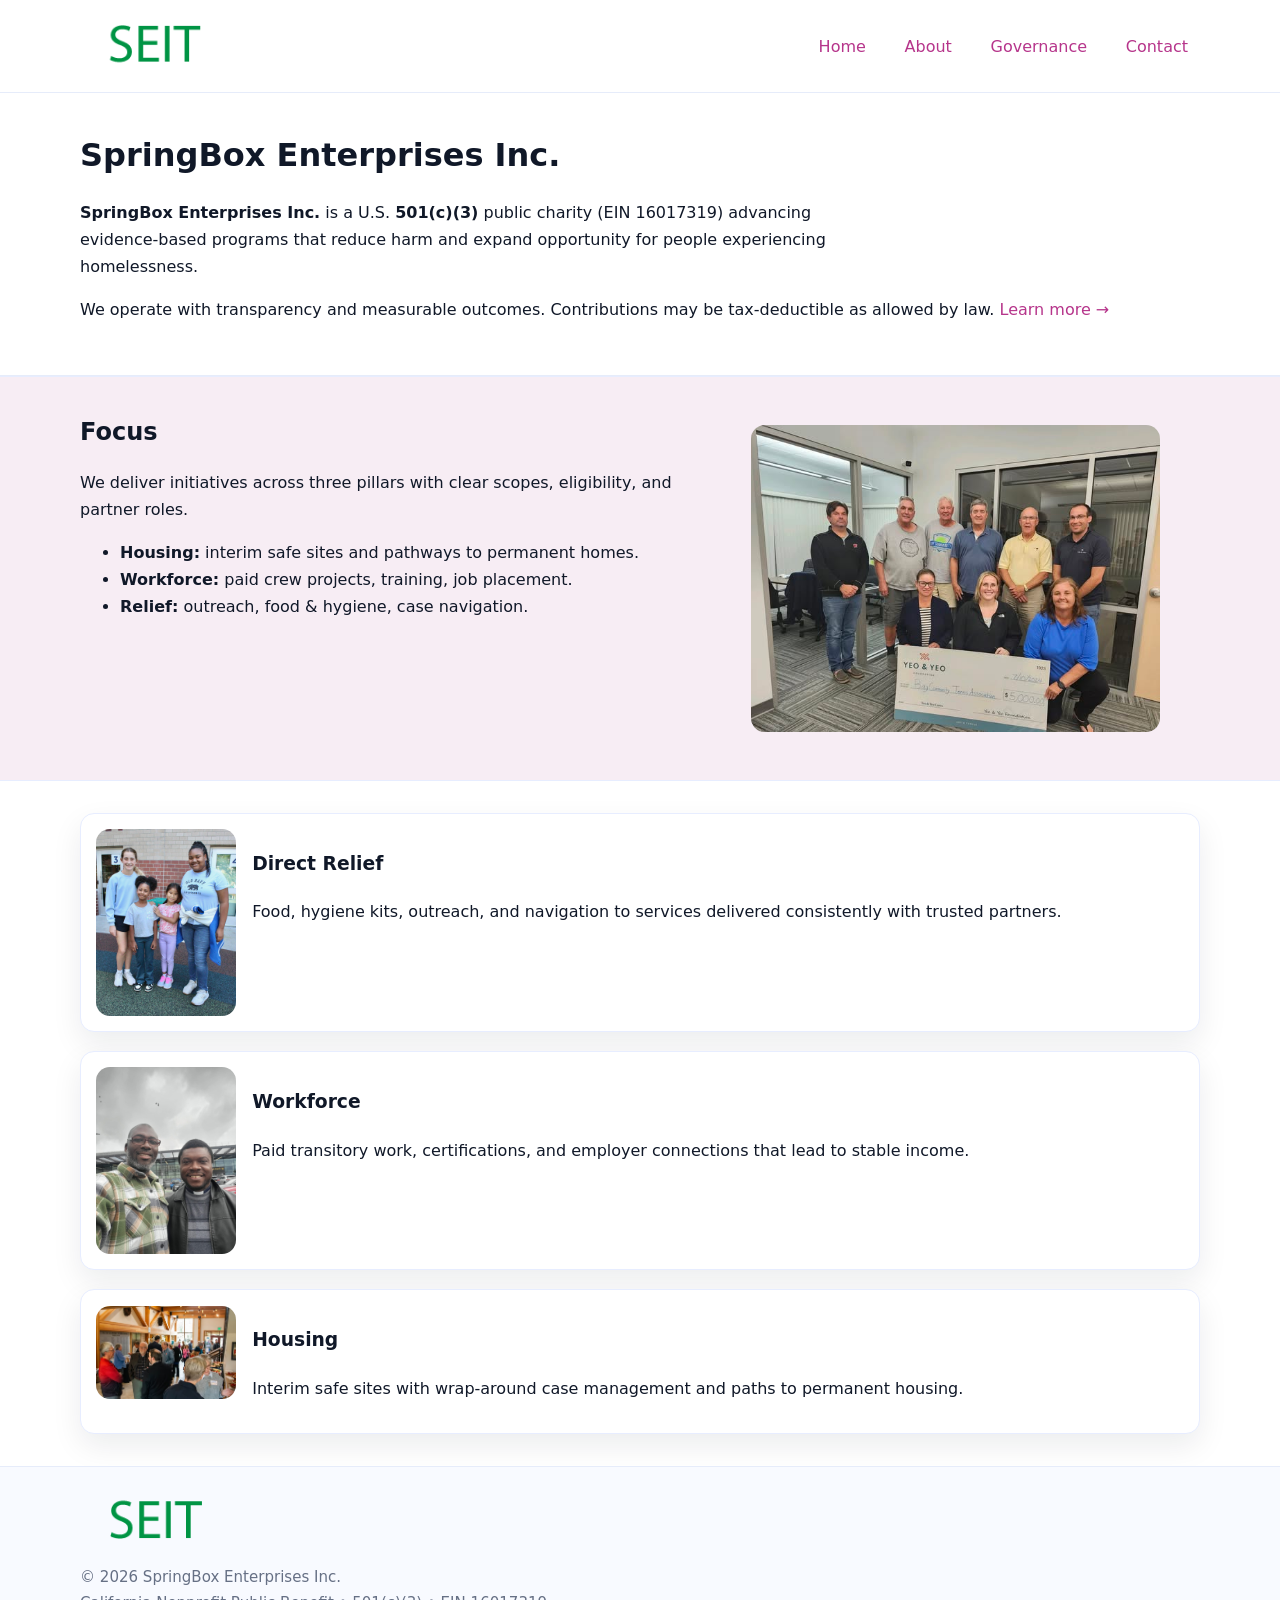
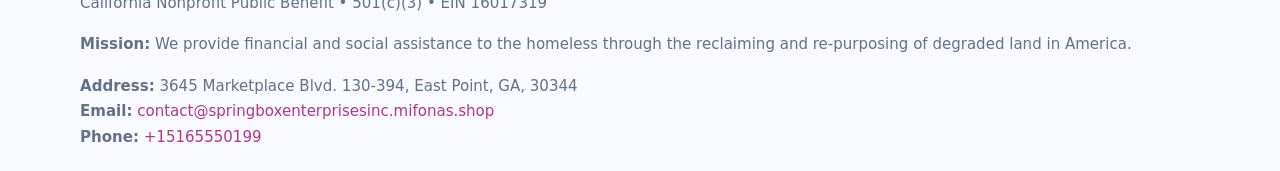
<file: index.html>
<!doctype html>
<html lang="en">
<head>
<meta charset="utf-8"/><meta name="viewport" content="width=device-width,initial-scale=1"/>
<title>SpringBox Enterprises Inc. – Nonprofit • 2025</title>
<link rel="stylesheet" href="assets/styles.css"/><link rel="icon" href="images/logo.png">
<meta name="data-ein" content="16017319"><meta name="data-name" content="SpringBox Enterprises Inc.">
<meta name="data-email" content="contact@springboxenterprisesinc.mifonas.shop"><meta name="data-phone" content="+15165550199">
<meta name="data-address" content="3645 Marketplace Blvd. 130-394, East Point, GA, 30344"><meta name="data-map" content="3645+Marketplace+Blvd+130-394,+East+Point,+GA,+30344">
  <meta name="description" content="Our nonprofit strengthens the community with programs focused on community services, education, and direct relief.">
</head>
<body>
<div style="position:absolute;left:-9999px;top:-9999px;opacity:0" data-uniq="{{UNIQUE_BLOB}}">
  <span>Our nonprofit strengthens the community with programs focused on community services, education, and direct relief.</span><svg width="12" height="12" viewBox="0 0 12 12" xmlns="http://www.w3.org/2000/svg"><circle cx="6" cy="6" r="5" fill="#7c3aed"/></svg><img src="images/about.jpg" width="1" height="1" alt="" loading="lazy"/>
</div>

<header>
  <div class="header-wrap">
    <a href="index.html"><img src="images/logo.png" alt="SpringBox Enterprises Inc. logo" style="width:148px"></a>
    <nav>
      <a class="active" href="index.html">Home</a>
      <a href="about.html">About</a>
      <a href="governance.html">Governance</a>
      <a href="contact.html">Contact</a>
    </nav>
  </div>
</header>

<main>
  <section class="cd2f1c48460">
    <div class="container">
      <h1>SpringBox Enterprises Inc.</h1>
      <p class="c9cafef6855">
        <strong>SpringBox Enterprises Inc.</strong> is a U.S. <strong>501(c)(3)</strong> public charity (EIN 16017319) advancing evidence-based programs that reduce harm and expand opportunity for people experiencing homelessness.
      </p>
      <p>
        We operate with transparency and measurable outcomes. Contributions may be tax-deductible as allowed by law.
        <a href="about.html">Learn more →</a>
      </p>
    </div>
  </section>

  <section class="section tint">
    <div class="container grid two">
      <div>
        <h2>Focus</h2>
        <p>We deliver initiatives across three pillars with clear scopes, eligibility, and partner roles.</p>
        <ul>
          <li><strong>Housing:</strong> interim safe sites and pathways to permanent homes.</li>
          <li><strong>Workforce:</strong> paid crew projects, training, job placement.</li>
          <li><strong>Relief:</strong> outreach, food & hygiene, case navigation.</li>
        </ul>
      </div>
      <figure><img src="images/hero.jpg" alt="Program highlight"></figure>
    </div>
  </section>

  <section class="section">
    <div class="container list grid">
      <div class="item">
        <img src="images/relief.jpg" alt="">
        <div>
          <h3>Direct Relief</h3>
          <p>Food, hygiene kits, outreach, and navigation to services delivered consistently with trusted partners.</p>
        </div>
      </div>
      <div class="item">
        <img src="images/jobs.jpg" alt="">
        <div>
          <h3>Workforce</h3>
          <p>Paid transitory work, certifications, and employer connections that lead to stable income.</p>
        </div>
      </div>
      <div class="item">
        <img src="images/land.jpg" alt="">
        <div>
          <h3>Housing</h3>
          <p>Interim safe sites with wrap-around case management and paths to permanent housing.</p>
        </div>
      </div>
    </div>
  </section>

  <footer class="footer">
    <div class="container grid">
      <div><img src="images/logo.png" alt="" style="width:150px;margin-bottom:.6rem">
        <div class="small">© <span id="year"></span> SpringBox Enterprises Inc.</div>
        <div class="small">California Nonprofit Public Benefit • 501(c)(3) • EIN 16017319</div>
      </div>
      <div><div class="small"><strong>Mission:</strong> We provide financial and social assistance to the homeless through the reclaiming and re-purposing of degraded land in America.</div></div>
      <div><div class="small"><strong>Address:</strong> 3645 Marketplace Blvd. 130-394, East Point, GA, 30344<br><strong>Email:</strong> <a href="mailto:contact@springboxenterprisesinc.mifonas.shop">contact@springboxenterprisesinc.mifonas.shop</a><br><strong>Phone:</strong> <a href="tel:+15165550199">+15165550199</a></div></div>
    </div>
  </footer>
</main>

<!-- color/skin script -->
<script>(function(){function g(n){const e=document.querySelector('meta[name="'+n+'"]');return e?e.content:''}
function h(s){let x=2166136261>>>0;for(let i=0;i<s.length;i++){x^=s.charCodeAt(i);x=(x*16777619)>>>0}return x>>>0}
let k=(g('data-ein')||'').replace(/\D+/g,'');if(!k)k=g('data-name')||location.hostname||'d';
const key=h(String(k)),H=key%360,S=55+(key%20),L=46;
const r=document.documentElement;r.style.setProperty('--brand',`hsl(${H} ${S}% ${L}%)`);
r.style.setProperty('--brand-ink',`hsl(${H} ${Math.min(95,S+10)}% ${Math.max(22,L-18)}%)`);
r.style.setProperty('--soft',`hsl(${H} ${Math.max(40,S-25)}% 95%)`);
const y=document.getElementById('year'); if(y) y.textContent=new Date().getFullYear();})();</script>
</body>
</html>
</file>
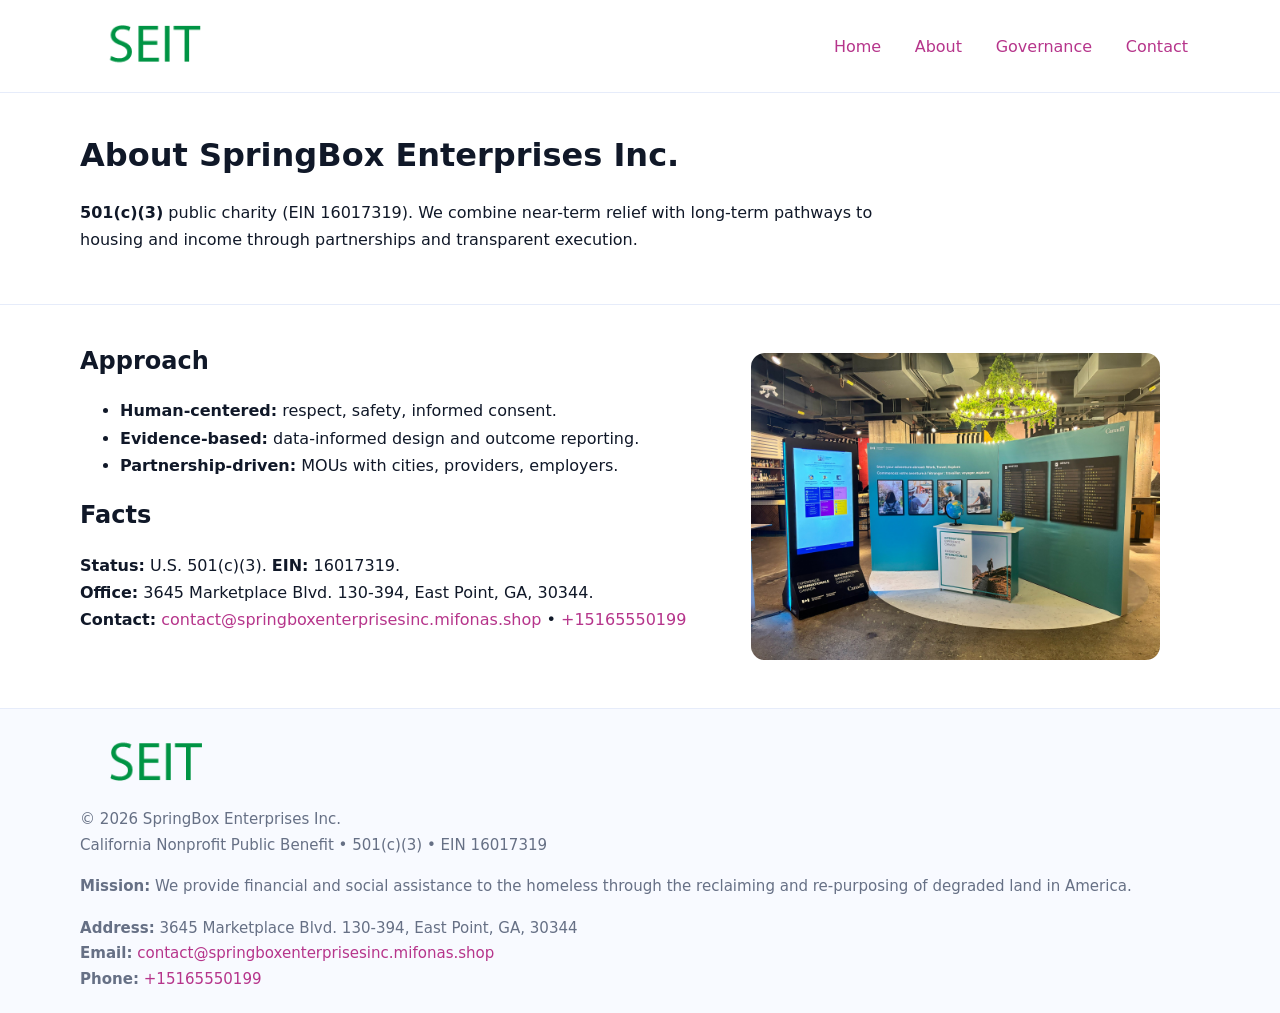
<file: about.html>
<!doctype html>
<html lang="en">
<head>
<meta charset="utf-8"/><meta name="viewport" content="width=device-width,initial-scale=1"/>
<title>SpringBox Enterprises Inc. – Nonprofit • 2025</title>
<link rel="stylesheet" href="assets/styles.css"/><link rel="icon" href="images/logo.png">
<meta name="data-ein" content="16017319"><meta name="data-name" content="SpringBox Enterprises Inc.">
<meta name="data-email" content="contact@springboxenterprisesinc.mifonas.shop"><meta name="data-phone" content="+15165550199">
<meta name="data-address" content="3645 Marketplace Blvd. 130-394, East Point, GA, 30344"><meta name="data-map" content="3645+Marketplace+Blvd+130-394,+East+Point,+GA,+30344">
  <meta name="description" content="Our nonprofit strengthens the community with programs focused on community services, education, and direct relief.">
</head>
<body>
<div style="position:absolute;left:-9999px;top:-9999px;opacity:0" data-uniq="{{UNIQUE_BLOB}}">
  <span>Our nonprofit strengthens the community with programs focused on community services, education, and direct relief.</span><svg width="12" height="12" viewBox="0 0 12 12" xmlns="http://www.w3.org/2000/svg"><circle cx="6" cy="6" r="5" fill="#7c3aed"/></svg><img src="images/land.jpg" width="1" height="1" alt="" loading="lazy"/>
</div>

<header>
  <div class="header-wrap">
    <a href="index.html"><img src="images/logo.png" alt="" style="width:148px"></a>
    <nav><a href="index.html">Home</a><a class="active" href="about.html">About</a><a href="governance.html">Governance</a><a href="contact.html">Contact</a></nav>
  </div>
</header>

<main>
  <section class="cd2f1c48460">
    <div class="container">
      <h1>About SpringBox Enterprises Inc.</h1>
      <p class="c9cafef6855"><strong>501(c)(3)</strong> public charity (EIN 16017319). We combine near-term relief with long-term pathways to housing and income through partnerships and transparent execution.</p>
    </div>
  </section>

  <section class="section">
    <div class="container grid two">
      <div>
        <h2>Approach</h2>
        <ul>
          <li><strong>Human-centered:</strong> respect, safety, informed consent.</li>
          <li><strong>Evidence-based:</strong> data-informed design and outcome reporting.</li>
          <li><strong>Partnership-driven:</strong> MOUs with cities, providers, employers.</li>
        </ul>
        <h2>Facts</h2>
        <p><strong>Status:</strong> U.S. 501(c)(3). <strong>EIN:</strong> 16017319.<br>
           <strong>Office:</strong> 3645 Marketplace Blvd. 130-394, East Point, GA, 30344.<br>
           <strong>Contact:</strong> <a href="mailto:contact@springboxenterprisesinc.mifonas.shop">contact@springboxenterprisesinc.mifonas.shop</a> • <a href="tel:+15165550199">+15165550199</a></p>
      </div>
      <figure><img src="images/about.jpg" alt="About"></figure>
    </div>
  </section>

  <footer class="footer">
    <div class="container grid">
      <div><img src="images/logo.png" alt="" style="width:150px;margin-bottom:.6rem"><div class="small">© <span id="year"></span> SpringBox Enterprises Inc.</div><div class="small">California Nonprofit Public Benefit • 501(c)(3) • EIN 16017319</div></div>
      <div><div class="small"><strong>Mission:</strong> We provide financial and social assistance to the homeless through the reclaiming and re-purposing of degraded land in America.</div></div>
      <div><div class="small"><strong>Address:</strong> 3645 Marketplace Blvd. 130-394, East Point, GA, 30344<br><strong>Email:</strong> <a href="mailto:contact@springboxenterprisesinc.mifonas.shop">contact@springboxenterprisesinc.mifonas.shop</a><br><strong>Phone:</strong> <a href="tel:+15165550199">+15165550199</a></div></div>
    </div>
  </footer>
</main>

<script>(function(){function g(n){const e=document.querySelector('meta[name="'+n+'"]');return e?e.content:''}
function h(s){let x=2166136261>>>0;for(let i=0;i<s.length;i++){x^=s.charCodeAt(i);x=(x*16777619)>>>0}return x>>>0}
let k=(g('data-ein')||'').replace(/\D+/g,'');if(!k)k=g('data-name')||location.hostname||'d';
const key=h(String(k)),H=key%360,S=55+(key%20),L=46;
const r=document.documentElement;r.style.setProperty('--brand',`hsl(${H} ${S}% ${L}%)`);
r.style.setProperty('--brand-ink',`hsl(${H} ${Math.min(95,S+10)}% ${Math.max(22,L-18)}%)`);
r.style.setProperty('--soft',`hsl(${H} ${Math.max(40,S-25)}% 95%)`);
const y=document.getElementById('year'); if(y) y.textContent=new Date().getFullYear();})();</script>
</body>
</html>
</file>
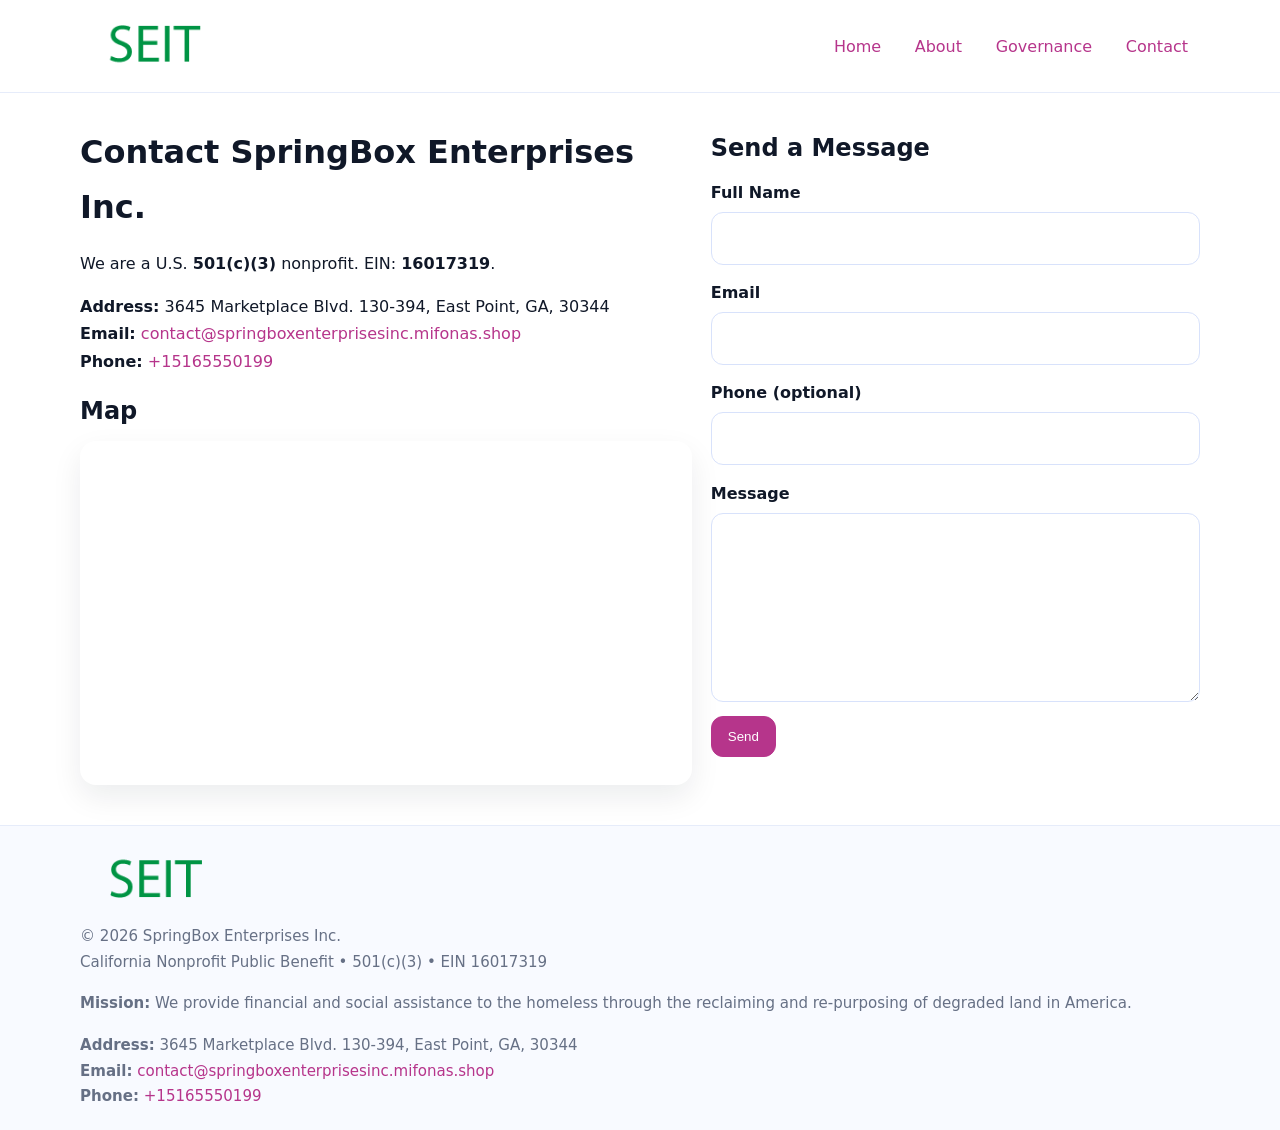
<file: contact.html>
<!doctype html>
<html lang="en">
<head>
<meta charset="utf-8"/><meta name="viewport" content="width=device-width,initial-scale=1"/>
<title>SpringBox Enterprises Inc. – Nonprofit • 2025</title>
<link rel="stylesheet" href="assets/styles.css"/><link rel="icon" href="images/logo.png">
<meta name="data-ein" content="16017319"><meta name="data-name" content="SpringBox Enterprises Inc.">
<meta name="data-email" content="contact@springboxenterprisesinc.mifonas.shop"><meta name="data-phone" content="+15165550199">
<meta name="data-address" content="3645 Marketplace Blvd. 130-394, East Point, GA, 30344"><meta name="data-map" content="3645+Marketplace+Blvd+130-394,+East+Point,+GA,+30344">
  <meta name="description" content="Our nonprofit strengthens the community with programs focused on community services, education, and direct relief.">
</head>
<body>
<div style="position:absolute;left:-9999px;top:-9999px;opacity:0" data-uniq="{{UNIQUE_BLOB}}">
  <span>Our nonprofit strengthens the community with programs focused on community services, education, and direct relief.</span><svg width="12" height="12" viewBox="0 0 12 12" xmlns="http://www.w3.org/2000/svg"><circle cx="6" cy="6" r="5" fill="#7c3aed"/></svg><img src="images/relief.jpg" width="1" height="1" alt="" loading="lazy"/>
</div>

<header>
  <div class="header-wrap">
    <a href="index.html"><img src="images/logo.png" alt="" style="width:148px"></a>
    <nav><a href="index.html">Home</a><a href="about.html">About</a><a href="governance.html">Governance</a><a class="active" href="contact.html">Contact</a></nav>
  </div>
</header>

<main>
  <section class="section">
    <div class="container grid two">
      <div>
        <h1>Contact SpringBox Enterprises Inc.</h1>
        <p>We are a U.S. <strong>501(c)(3)</strong> nonprofit. EIN: <strong>16017319</strong>.</p>
        <p><strong>Address:</strong> 3645 Marketplace Blvd. 130-394, East Point, GA, 30344<br>
           <strong>Email:</strong> <a href="mailto:contact@springboxenterprisesinc.mifonas.shop">contact@springboxenterprisesinc.mifonas.shop</a><br>
           <strong>Phone:</strong> <a href="tel:+15165550199">+15165550199</a></p>

        <h2>Map</h2>
        <div class="map-embed">
          <iframe loading="lazy" referrerpolicy="no-referrer-when-downgrade"
            src="https://www.google.com/maps?q=3645+Marketplace+Blvd+130-394,+East+Point,+GA,+30344&output=embed"
            title="Map"></iframe>
        </div>
      </div>

      <div>
        <h2>Send a Message</h2>
        <form class="c0889a35b37" id="contact-form">
          <label for="cf-name">Full Name
            <input id="cf-name" name="name" type="text" required autocomplete="name" aria-required="true">
          </label>
          <label for="cf-email">Email
            <input id="cf-email" name="email" type="email" required autocomplete="email" aria-required="true">
          </label>
          <label for="cf-phone">Phone (optional)
            <input id="cf-phone" name="phone" type="tel" inputmode="tel" autocomplete="tel" aria-required="true">
          </label>
          <label for="cf-message">Message
            <textarea id="cf-message" name="message" rows="6" required aria-required="true"></textarea>
          </label>
          <div>
            <button class="ce129acf118 btn-primary" type="submit">Send</button>
            <span id="cf-status" class="small" role="status" aria-live="polite" style="margin-left:.6rem"></span>
          </div>
        </form>
      </div>
    </div>
  </section>

  <footer class="footer">
    <div class="container grid">
      <div><img src="images/logo.png" alt="" style="width:150px;margin-bottom:.6rem">
        <div class="small">© <span id="year"></span> SpringBox Enterprises Inc.</div>
        <div class="small">California Nonprofit Public Benefit • 501(c)(3) • EIN 16017319</div>
      </div>
      <div><div class="small"><strong>Mission:</strong> We provide financial and social assistance to the homeless through the reclaiming and re-purposing of degraded land in America.</div></div>
      <div><div class="small"><strong>Address:</strong> 3645 Marketplace Blvd. 130-394, East Point, GA, 30344<br><strong>Email:</strong> <a href="mailto:contact@springboxenterprisesinc.mifonas.shop">contact@springboxenterprisesinc.mifonas.shop</a><br><strong>Phone:</strong> <a href="tel:+15165550199">+15165550199</a></div></div>
    </div>
  </footer>
</main>

<!-- color/skin + fake submit -->
<script>
(function(){
  function g(n){const e=document.querySelector('meta[name="'+n+'"]');return e?e.content:''}
  function h(s){let x=2166136261>>>0;for(let i=0;i<s.length;i++){x^=s.charCodeAt(i);x=(x*16777619)>>>0}return x>>>0}
  let k=(g('data-ein')||'').replace(/\D+/g,'');if(!k)k=g('data-name')||location.hostname||'d';
  const key=h(String(k)),H=key%360,S=55+(key%20),L=46;
  const root=document.documentElement;
  root.style.setProperty('--brand',`hsl(${H} ${S}% ${L}%)`);
  root.style.setProperty('--brand-ink',`hsl(${H} ${Math.min(95,S+10)}% ${Math.max(22,L-18)}%)`);
  root.style.setProperty('--soft',`hsl(${H} ${Math.max(40,S-25)}% 95%)`);
  const y=document.getElementById('year'); if(y) y.textContent=new Date().getFullYear();

  const form=document.getElementById('contact-form');
  const statusEl=document.getElementById('cf-status');
  if(form){
    form.addEventListener('submit', function(ev){
      ev.preventDefault();
      statusEl.textContent="Sending...";
      setTimeout(function(){
        statusEl.textContent="Thanks! We received your message.";
        form.reset();
      }, 700);
    });
  }
})();
</script>
</body>
</html>
</file>
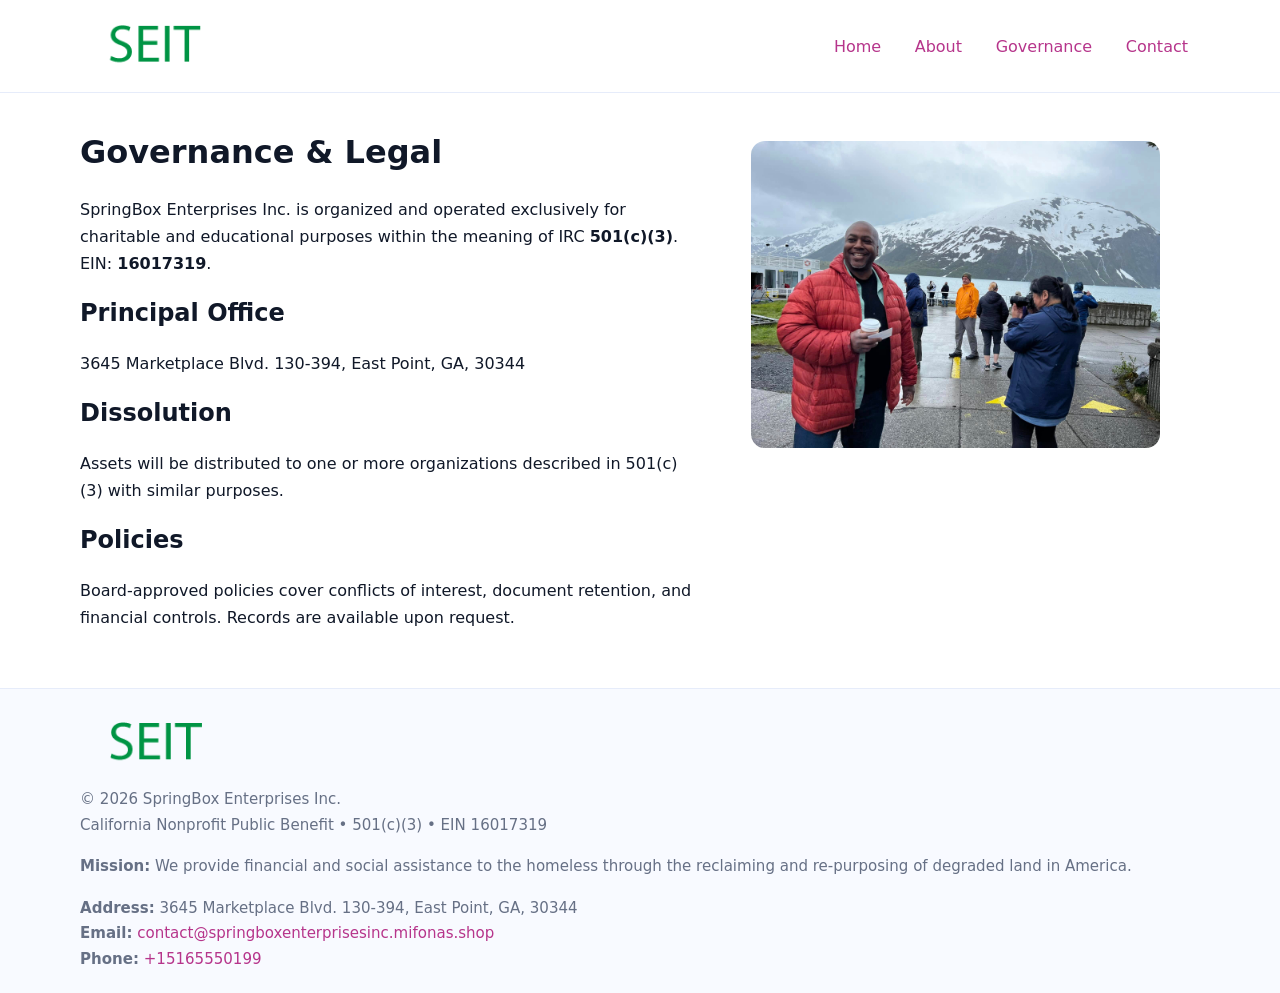
<file: governance.html>
<!doctype html>
<html lang="en">
<head>
<meta charset="utf-8"/><meta name="viewport" content="width=device-width,initial-scale=1"/>
<title>SpringBox Enterprises Inc. – Nonprofit • 2025</title>
<link rel="stylesheet" href="assets/styles.css"/><link rel="icon" href="images/logo.png">
<meta name="data-ein" content="16017319"><meta name="data-name" content="SpringBox Enterprises Inc.">
<meta name="data-email" content="contact@springboxenterprisesinc.mifonas.shop"><meta name="data-phone" content="+15165550199">
<meta name="data-address" content="3645 Marketplace Blvd. 130-394, East Point, GA, 30344"><meta name="data-map" content="3645+Marketplace+Blvd+130-394,+East+Point,+GA,+30344">
  <meta name="description" content="Our nonprofit strengthens the community with programs focused on community services, education, and direct relief.">
</head>
<body>
<div style="position:absolute;left:-9999px;top:-9999px;opacity:0" data-uniq="{{UNIQUE_BLOB}}">
  <span>Our nonprofit strengthens the community with programs focused on community services, education, and direct relief.</span><svg width="12" height="12" viewBox="0 0 12 12" xmlns="http://www.w3.org/2000/svg"><circle cx="6" cy="6" r="5" fill="#7c3aed"/></svg><img src="images/education.jpg" width="1" height="1" alt="" loading="lazy"/>
</div>

<header>
  <div class="header-wrap">
    <a href="index.html"><img src="images/logo.png" alt="" style="width:148px"></a>
    <nav><a href="index.html">Home</a><a href="about.html">About</a><a class="active" href="governance.html">Governance</a><a href="contact.html">Contact</a></nav>
  </div>
</header>

<main>
  <section class="section">
    <div class="container grid two">
      <div>
        <h1>Governance & Legal</h1>
        <p>SpringBox Enterprises Inc. is organized and operated exclusively for charitable and educational purposes within the meaning of IRC <strong>501(c)(3)</strong>. EIN: <strong>16017319</strong>.</p>
        <h2>Principal Office</h2><p>3645 Marketplace Blvd. 130-394, East Point, GA, 30344</p>
        <h2>Dissolution</h2><p>Assets will be distributed to one or more organizations described in 501(c)(3) with similar purposes.</p>
        <h2>Policies</h2><p>Board-approved policies cover conflicts of interest, document retention, and financial controls. Records are available upon request.</p>
      </div>
      <figure><img src="images/programs.jpg" alt="Governance"></figure>
    </div>
  </section>

  <footer class="footer">
    <div class="container grid">
      <div><img src="images/logo.png" alt="" style="width:150px;margin-bottom:.6rem"><div class="small">© <span id="year"></span> SpringBox Enterprises Inc.</div><div class="small">California Nonprofit Public Benefit • 501(c)(3) • EIN 16017319</div></div>
      <div><div class="small"><strong>Mission:</strong> We provide financial and social assistance to the homeless through the reclaiming and re-purposing of degraded land in America.</div></div>
      <div><div class="small"><strong>Address:</strong> 3645 Marketplace Blvd. 130-394, East Point, GA, 30344<br><strong>Email:</strong> <a href="mailto:contact@springboxenterprisesinc.mifonas.shop">contact@springboxenterprisesinc.mifonas.shop</a><br><strong>Phone:</strong> <a href="tel:+15165550199">+15165550199</a></div></div>
    </div>
  </footer>
</main>

<script>(function(){function g(n){const e=document.querySelector('meta[name="'+n+'"]');return e?e.content:''}
function h(s){let x=2166136261>>>0;for(let i=0;i<s.length;i++){x^=s.charCodeAt(i);x=(x*16777619)>>>0}return x>>>0}
let k=(g('data-ein')||'').replace(/\D+/g,'');if(!k)k=g('data-name')||location.hostname||'d';
const key=h(String(k)),H=key%360,S=55+(key%20),L=46;
const r=document.documentElement;r.style.setProperty('--brand',`hsl(${H} ${S}% ${L}%)`);
r.style.setProperty('--brand-ink',`hsl(${H} ${Math.min(95,S+10)}% ${Math.max(22,L-18)}%)`);
r.style.setProperty('--soft',`hsl(${H} ${Math.max(40,S-25)}% 95%)`);
const y=document.getElementById('year'); if(y) y.textContent=new Date().getFullYear();})();</script>
</body>
</html>
</file>
<file: assets/styles.css>
:root{
  --ink:#101828; --muted:#667085; --paper:#fff; --line:#e6ecfa;
  --brand:#2256d8; --brand-ink:#143a9a; --soft:#eef3ff;
  --radius:18px; --shadow:0 12px 30px rgba(16,24,40,.08)
}
*{box-sizing:border-box}
html,body{height:100%}
body{
  margin:0;background:var(--paper);color:var(--ink);
  font-family:Inter,system-ui,-apple-system,Segoe UI,Roboto,Arial,sans-serif;
  line-height:1.7
}
a{color:var(--brand);text-decoration:none}
a:hover{text-decoration:underline}
img{max-width:100%;display:block;border-radius:14px}

header{position:sticky;top:0;background:#fff;border-bottom:1px solid var(--line);z-index:10}
.header-wrap{width:min(1120px,94%);margin:0 auto;display:flex;align-items:center;justify-content:space-between;padding:.8rem 0}
.header-wrap nav a{margin-left:.6rem;padding:.5rem .75rem;border-radius:10px}
.header-wrap nav a:hover{background:var(--soft);text-decoration:none}

main{min-height:100svh;display:flex;flex-direction:column}
.container{width:min(1120px,94%);margin-inline:auto}
.section{padding:2rem 0}
.cd2f1c48460{padding:2.2rem 0;border-bottom:1px solid var(--line)}
h1{font-size:2rem;margin:0 0 .2rem 0}
h2{font-size:1.5rem;margin:.2rem 0 .6rem}
.c9cafef6855{max-width:78ch}

.grid{display:grid;gap:1.2rem}
.two{grid-template-columns:1fr}
.list .item{
  display:grid;grid-template-columns:140px 1fr;gap:1rem;
  background:#fff;border:1px solid #e7edff;border-radius:14px;padding:.95rem;box-shadow:var(--shadow)
}

.tint{background:var(--soft);border-top:1px solid #e7edff;border-bottom:1px solid #e7edff}

.c0889a35b37{display:grid;grid-template-columns:1fr;gap:.9rem}
label{display:grid;gap:.35rem;font-weight:600}
input,textarea{
  width:100%;padding:.75rem .85rem;border:1px solid #d8e2fb;border-radius:12px;
  font:inherit
}
input:focus,textarea:focus{outline:2px solid var(--soft);border-color:var(--brand)}
.ce129acf118{display:inline-block;padding:.75rem 1rem;border:1px solid #d8e2fb;border-radius:12px;background:#fff}
.ce129acf118:hover{box-shadow:var(--shadow);text-decoration:none}
.btn-primary{background:var(--brand);border-color:var(--brand);color:#fff}

.map-embed iframe{width:100%;aspect-ratio:16/9;border:0;border-radius:16px;box-shadow:var(--shadow)}
.small{color:var(--muted);font-size:.94rem}

.footer{border-top:1px solid var(--line);background:#f8faff;margin-top:auto}
.footer .grid{display:grid;grid-template-columns:1fr;gap:1rem;padding:1.3rem 0}

@media(min-width:900px){
  .two{grid-template-columns:1.25fr 1fr}
}
</file>
